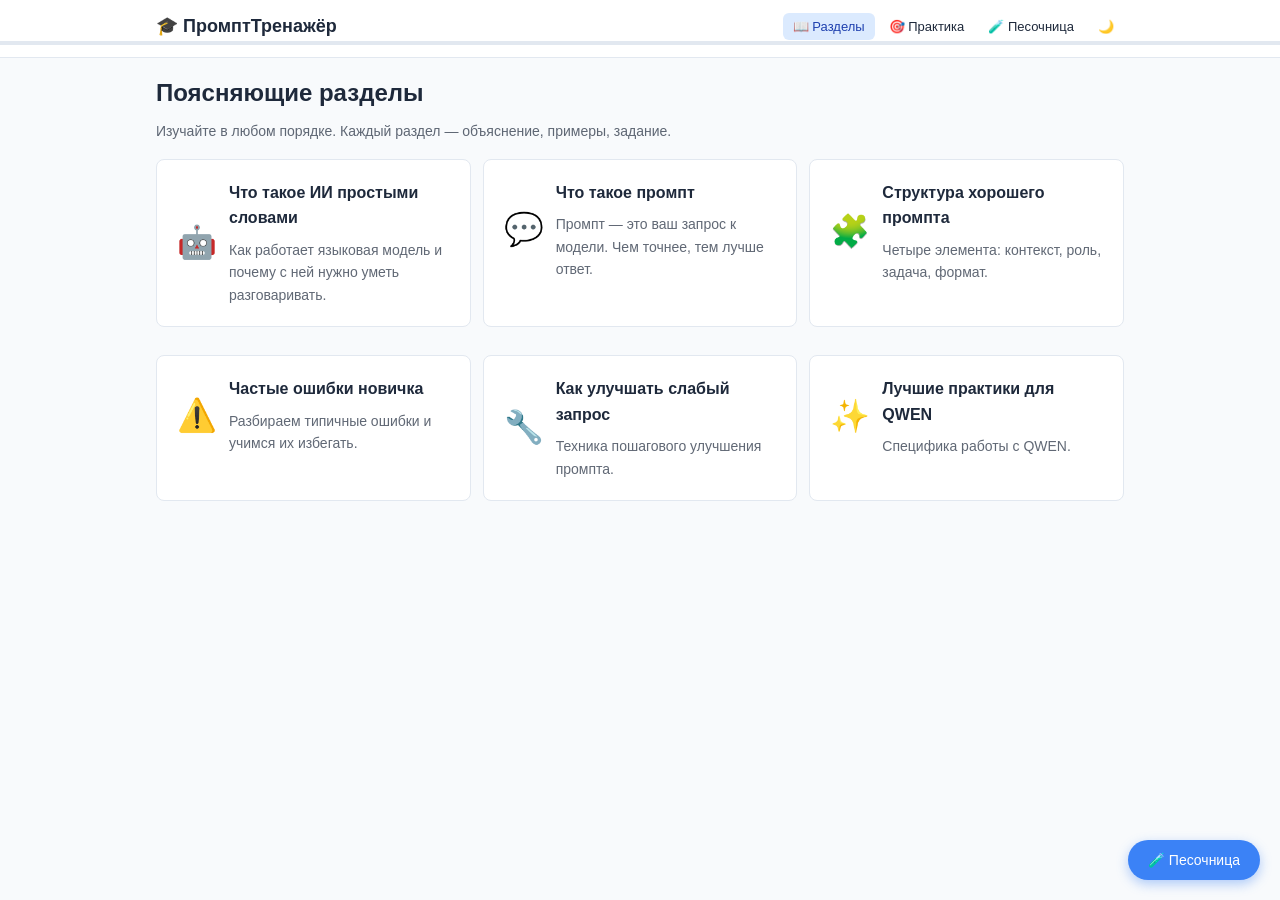
<file: public/autonomous.html>
<!DOCTYPE html>
<html lang="ru">
<head>
<meta charset="UTF-8">
<meta name="viewport" content="width=device-width, initial-scale=1.0">
<title>Тренажёр промптинга для QWEN</title>
<style>
* { box-sizing: border-box; margin: 0; padding: 0; }
body { font-family: -apple-system, BlinkMacSystemFont, 'Segoe UI', Roboto, sans-serif; line-height: 1.6; background: #f8fafc; color: #1e293b; }
body.dark { background: #0f172a; color: #e2e8f0; }
.container { max-width: 1000px; margin: 0 auto; padding: 16px; }
header { background: white; border-bottom: 1px solid #e2e8f0; padding: 12px 0; position: sticky; top: 0; z-index: 100; }
body.dark header { background: #1e293b; border-color: #334155; }
.header-inner { max-width: 1000px; margin: 0 auto; padding: 0 16px; display: flex; justify-content: space-between; align-items: center; }
.logo { font-weight: bold; font-size: 18px; cursor: pointer; }
nav { display: flex; gap: 4px; }
nav button { background: none; border: none; padding: 6px 10px; cursor: pointer; border-radius: 6px; font-size: 13px; color: inherit; }
nav button.active { background: #dbeafe; color: #1e40af; }
body.dark nav button.active { background: #1e3a8a; color: #93c5fd; }
.progress-bar { height: 4px; background: #e2e8f0; }
body.dark .progress-bar { background: #334155; }
.progress-fill { height: 100%; background: linear-gradient(90deg, #3b82f6, #2563eb); transition: width 0.5s; }
h1 { font-size: 24px; margin-bottom: 8px; }
h2 { font-size: 20px; margin-bottom: 12px; }
h3 { font-size: 16px; margin-bottom: 8px; }
.card { background: white; border: 1px solid #e2e8f0; border-radius: 8px; padding: 20px; margin-bottom: 16px; }
body.dark .card { background: #1e293b; border-color: #334155; }
.good { background: #f0fdf4; border-color: #86efac; }
body.dark .good { background: rgba(22,101,52,0.2); border-color: #166534; }
.bad { background: #fef2f2; border-color: #fca5a5; }
body.dark .bad { background: rgba(127,29,29,0.2); border-color: #7f1d1d; }
.info { background: #eff6ff; border-color: #93c5fd; }
body.dark .info { background: rgba(30,58,138,0.2); border-color: #1e3a8a; }
.btn { padding: 8px 16px; border: none; border-radius: 6px; cursor: pointer; font-size: 14px; transition: all 0.2s; }
.btn-primary { background: #3b82f6; color: white; }
.btn-primary:hover { background: #2563eb; }
.btn-success { background: #16a34a; color: white; }
.btn-success:hover { background: #15803d; }
.btn-secondary { background: #e2e8f0; color: #1e293b; }
body.dark .btn-secondary { background: #334155; color: #e2e8f0; }
.btn:disabled { opacity: 0.5; cursor: not-allowed; }
textarea { width: 100%; min-height: 120px; padding: 12px; border: 1px solid #cbd5e1; border-radius: 6px; font-family: monospace; font-size: 14px; resize: vertical; background: white; color: inherit; }
body.dark textarea { background: #0f172a; border-color: #475569; }
pre { white-space: pre-wrap; font-family: monospace; font-size: 13px; line-height: 1.5; }
.badge { display: inline-block; padding: 2px 8px; border-radius: 12px; font-size: 11px; }
.badge-green { background: #dcfce7; color: #166534; }
body.dark .badge-green { background: rgba(22,101,52,0.3); color: #86efac; }
.badge-gray { background: #f1f5f9; color: #475569; }
body.dark .badge-gray { background: #334155; color: #cbd5e1; }
.grid { display: grid; grid-template-columns: repeat(auto-fill, minmax(280px, 1fr)); gap: 12px; }
.grid-2 { display: grid; grid-template-columns: 1fr 1fr; gap: 12px; }
@media (max-width: 640px) { .grid-2 { grid-template-columns: 1fr; } }
.clickable { cursor: pointer; transition: all 0.2s; }
.clickable:hover { box-shadow: 0 4px 12px rgba(0,0,0,0.08); transform: translateY(-1px); }
.hidden { display: none !important; }
.flex { display: flex; }
.flex-wrap { flex-wrap: wrap; }
.gap-2 { gap: 8px; }
.gap-3 { gap: 12px; }
.items-center { align-items: center; }
.justify-between { justify-content: space-between; }
.mb-2 { margin-bottom: 8px; }
.mb-3 { margin-bottom: 12px; }
.mb-4 { margin-bottom: 16px; }
.mt-3 { margin-top: 12px; }
.mt-4 { margin-top: 16px; }
.text-sm { font-size: 14px; }
.text-xs { font-size: 12px; }
.text-muted { opacity: 0.7; }
details summary { cursor: pointer; user-select: none; font-weight: 500; }
details[open] summary { margin-bottom: 8px; }
ul { padding-left: 20px; }
li { margin-bottom: 4px; }
.fab { position: fixed; bottom: 20px; right: 20px; background: #3b82f6; color: white; border: none; padding: 12px 20px; border-radius: 24px; cursor: pointer; box-shadow: 0 4px 12px rgba(59,130,246,0.4); font-size: 14px; z-index: 50; }
.fab:hover { background: #2563eb; }
.welcome { min-height: 80vh; display: flex; flex-direction: column; align-items: center; justify-content: center; text-align: center; }
.welcome h1 { font-size: 32px; margin-bottom: 16px; }
iframe { width: 100%; height: 600px; border: none; border-radius: 0 0 8px 8px; }
.tab-content { display: none; }
.tab-content.active { display: block; }
</style>
</head>
<body>
<header>
  <div class="header-inner">
    <div class="logo" onclick="showView('home')">🎓 ПромптТренажёр</div>
    <nav>
      <button id="nav-home" onclick="showView('home')" class="active">📖 Разделы</button>
      <button id="nav-exercises" onclick="showView('exercises')">🎯 Практика</button>
      <button id="nav-sandbox" onclick="showView('sandbox')">🧪 Песочница</button>
      <button onclick="toggleTheme()" id="themeBtn">🌙</button>
    </nav>
  </div>
  <div class="progress-bar"><div class="progress-fill" id="progressBar" style="width:0%"></div></div>
</header>

<div class="container">
  <!-- HOME -->
  <div id="view-home" class="tab-content active">
    <h1>Поясняющие разделы</h1>
    <p class="text-muted text-sm mb-4">Изучайте в любом порядке. Каждый раздел — объяснение, примеры, задание.</p>
    <div class="grid" id="sectionsGrid"></div>
  </div>

  <!-- SECTION -->
  <div id="view-section" class="tab-content"></div>

  <!-- EXERCISES -->
  <div id="view-exercises" class="tab-content">
    <h1>Практические задания</h1>
    <p class="text-muted text-sm mb-4">Выберите область и тренируйтесь на реальных кейсах.</p>
    <div class="flex flex-wrap gap-2 mb-4" id="categoryFilter"></div>
    <div id="exercisesList"></div>
  </div>

  <!-- EXERCISE DETAIL -->
  <div id="view-exercise" class="tab-content"></div>

  <!-- SANDBOX -->
  <div id="view-sandbox" class="tab-content">
    <h1>🧪 Песочница QWEN</h1>
    <p class="text-muted text-sm mb-4">Практикуйтесь в написании промптов. Скопируйте промпт и вставьте в QWEN.</p>
    
    <div class="card">
      <h3>📝 Ваш промпт</h3>
      <textarea id="sandboxPrompt" placeholder="Напишите промпт здесь, затем скопируйте и вставьте в QWEN..."></textarea>
      <div class="flex gap-2 mt-3 flex-wrap">
        <button class="btn btn-primary" onclick="copySandboxPrompt()">📋 Копировать</button>
        <a href="https://chat.qwen.ai" target="_blank" class="btn btn-success" style="text-decoration:none;display:inline-block;">🚀 Открыть chat.qwen.ai ↗</a>
      </div>
    </div>

    <div class="card" style="padding:0;overflow:hidden;">
      <div style="padding:12px 16px;border-bottom:1px solid #e2e8f0;display:flex;justify-content:space-between;align-items:center;">
        <span class="text-sm" style="font-weight:500;">🌐 chat.qwen.ai</span>
        <a href="https://chat.qwen.ai" target="_blank" class="text-xs" style="color:#3b82f6;">Открыть в новой вкладке ↗</a>
      </div>
      <iframe src="https://chat.qwen.ai" sandbox="allow-scripts allow-same-origin allow-popups allow-forms"></iframe>
    </div>

    <div class="card">
      <h3>⚡ Быстрые шаблоны</h3>
      <p class="text-xs text-muted mb-3">Нажмите, чтобы подставить шаблон. Замените [текст] на свой.</p>
      <div id="templates"></div>
    </div>
  </div>
</div>

<button class="fab" onclick="showView('sandbox')" id="fabBtn">🧪 Песочница</button>

<script>
// ============ DATA ============
const sections = [
  {
    id: "what-is-ai", icon: "🤖", title: "Что такое ИИ простыми словами",
    description: "Как работает языковая модель и почему с ней нужно уметь разговаривать.",
    content: `<b>ИИ (искусственный интеллект)</b> — программа, обученная на огромном количестве текстов. Она отвечает на вопросы, пишет тексты, объясняет сложное.\n\n<b>LLM (Large Language Model)</b> — «большая языковая модель». Представьте очень начитанного собеседника. Он не «думает» как человек, а предсказывает наиболее подходящие слова.\n\n<b>Как это работает:</b>\n- Вы пишете запрос (промпт)\n- Модель анализирует ваш текст\n- Модель генерирует ответ, слово за словом\n\n<b>Важно:</b>\n- Модель не «знает» факты — она предсказывает текст\n- Качество ответа зависит от качества запроса\n- Модель может ошибаться — проверяйте информацию\n- <b>QWEN</b> — современная модель, доступна на chat.qwen.ai`,
    good: "Объясни простыми словами, что такое нейросеть, как если бы мне было 12 лет. Приведи пример из повседневной жизни.",
    bad: "Что такое нейросеть?",
    explanation: "Хороший промпт указывает возраст/уровень и просит пример. Плохой — слишком общий.",
    takeaway: "ИИ — программа, генерирующая текст на основе запроса. Качество ответа зависит от формулировки.",
    tips: ["Указывайте, для кого ответ", "Просите примеры", "Не бойтесь уточнять"]
  },
  {
    id: "what-is-prompt", icon: "💬", title: "Что такое промпт",
    description: "Промпт — это ваш запрос к модели. Чем точнее, тем лучше ответ.",
    content: `<b>Промпт</b> — текст, который вы отправляете модели. Это ваш «вопрос» или «задание».\n\n<b>Типы промптов:</b>\n- <b>Вопрос</b> — «Как сделать...?»\n- <b>Задача</b> — «Напиши письмо...»\n- <b>Трансформация</b> — «Переведи...», «Сократи...»\n- <b>Генерация</b> — «Придумай...»\n- <b>Анализ</b> — «Сравни...»\n\n<b>Почему формулировка важна:</b>\nМодель не читает мысли. «Напиши письмо» — модель не знает кому, о чём, в каком стиле.\n\n<b>Правило:</b> чем конкретнее промпт, тем лучше результат.`,
    good: "Напиши вежливое письмо коллеге с просьбой перенести встречу с понедельника на среду. Тон — деловой, но дружелюбный. Объём — 3-4 предложения.",
    bad: "Напиши письмо",
    explanation: "Хороший промпт: кому, о чём, тон, объём. Плохой — никакой конкретики.",
    takeaway: "Промпт — ваш запрос. Чем конкретнее, тем лучше. Указывайте: что, для кого, в каком формате.",
    tips: ["Думайте о промпте как о задании для помощника", "Указывайте тему, объём, стиль", "Если ответ не устроил — переформулируйте"]
  },
  {
    id: "prompt-structure", icon: "🧩", title: "Структура хорошего промпта",
    description: "Четыре элемента: контекст, роль, задача, формат.",
    content: `<b>Хороший промпт содержит 4 элемента:</b>\n\n<b>1. Контекст</b> — обстоятельства, фон.\nПример: «Я начинающий садовод, живу в Подмосковье.»\n\n<b>2. Роль</b> — кем должна «быть» модель.\nПример: «Ты — опытный строитель.»\n\n<b>3. Задача</b> — что конкретно нужно.\nПример: «Составь пошаговый план строительства сарая.»\n\n<b>4. Формат</b> — в каком виде ответ.\nПример: «Оформи в виде нумерованного списка.»\n\n<b>Формула:</b> Контекст + Роль + Задача + Формат = Отличный результат`,
    good: "Ты — опытный строитель. Я живу в Подмосковье, хочу построить сарай 3×4 метра из бруса. Составь пошаговый план: от фундамента до крыши. Укажи материалы и инструменты. Формат: пронумерованный список.",
    bad: "Как построить сарай?",
    explanation: "Хороший промпт: роль, контекст, задача, формат. Плохой — абстрактный.",
    takeaway: "Хороший промпт = Контекст + Роль + Задача + Формат.",
    tips: ["Начните с задачи", "Добавьте контекст", "Укажите роль", "Попросите конкретный формат"]
  },
  {
    id: "common-mistakes", icon: "⚠️", title: "Частые ошибки новичка",
    description: "Разбираем типичные ошибки и учимся их избегать.",
    content: `<b>Ошибка 1: Слишком общий запрос</b>\n❌ «Расскажи про ремонт»\n✅ «Составь чек-лист ремонта однокомнатной квартиры: что делать, какие материалы, бюджет.»\n\n<b>Ошибка 2: Нет контекста</b>\n❌ «Что купить?»\n✅ «Помоги выбрать робот-пылесос для квартиры 60 м² с двумя кошками. Бюджет до 30 000 руб.»\n\n<b>Ошибка 3: Много задач в одном промпте</b>\n❌ «Напиши план, найди билеты, посоветуй отель...»\n✅ Разбейте на несколько запросов.\n\n<b>Ошибка 4: Не указан формат</b>\n❌ «Объясни квантовую физику»\n✅ «Объясни основы квантовой физики для старшеклассника. Аналогии. 300-400 слов.»\n\n<b>Ошибка 5: Ожидание идеала с первого раза</b>\nУточняйте, переформулируйте.\n\n<b>Ошибка 6: Слепая вера в ответ</b>\nМодель может «галлюцинировать». Проверяйте факты.`,
    good: "Помоги выбрать робот-пылесос для квартиры 60 м². Два кота, много ковров. Бюджет до 30 000 руб. 3-5 моделей, плюсы и минусы. Формат: таблица.",
    bad: "Какой пылесос купить?",
    explanation: "Хороший промпт: контекст, ограничения, конкретика, формат.",
    takeaway: "Избегайте общих запросов, указывайте контекст и формат, проверяйте ответы.",
    tips: ["Конкретика > общность", "Один промпт = одна задача", "Уточняйте", "Проверяйте факты"]
  },
  {
    id: "improving", icon: "🔧", title: "Как улучшать слабый запрос",
    description: "Техника пошагового улучшения промпта.",
    content: `<b>Алгоритм улучшения:</b>\n\n<b>Шаг 1: Что не хватает?</b>\n- Что конкретно хочу получить?\n- Для кого ответ?\n- Какой формат?\n- Какие ограничения?\n\n<b>Шаг 2: Добавьте контекст</b>\nРасскажите, в какой ситуации вы.\n\n<b>Шаг 3: Укажите роль</b>\nПопросите ответить как специалист.\n\n<b>Шаг 4: Задайте формат</b>\nСписок? Таблица? Инструкция?\n\n<b>Шаг 5: Добавьте ограничения</b>\nОбъём, стиль, что включить/исключить.\n\n<b>Пример:</b>\nСлабый: «Помоги с поездкой»\n↓ + контекст\nЛучше: «Спланируй поездку в Казань на 3 дня»\n↓ + роль + формат\nЕщё лучше: «Ты — travel-блогер. План в Казань на 3 дня для семьи с ребёнком 7 лет.»\n↓ + ограничения\nОтлично: «...Бюджет 50 000 руб. Детские достопримечательности. По дням с расписанием.»`,
    good: "Ты — опытный travel-блогер. План поездки в Казань на 3 дня для семьи с ребёнком 7 лет. Бюджет 50 000 руб. Детские достопримечательности, семейные рестораны, транспорт. По дням с расписанием.",
    bad: "Помоги с поездкой",
    explanation: "Путь от общего к конкретному: добавляем контекст, роль, формат, ограничения.",
    takeaway: "Улучшение — итеративный процесс. Добавляйте элементы пошагово.",
    tips: ["Начните с «что хочу получить»", "Не пытайтесь написать идеально сразу", "Используйте уточнения", "Сохраняйте удачные промпты"]
  },
  {
    id: "qwen", icon: "✨", title: "Лучшие практики для QWEN",
    description: "Специфика работы с QWEN.",
    content: `<b>QWEN</b> — современная модель от Alibaba. Хорошо работает с русским.\n\n<b>Что QWEN делает хорошо:</b>\n- Понимает длинные запросы\n- Работает с русским\n- Генерирует таблицы, списки\n- Пишет код\n- Творческие задачи\n\n<b>Лучшие практики:</b>\n\n<b>1. Будьте конкретны</b>\nЧёткие, структурированные запросы.\n\n<b>2. Используйте структуру</b>\nКонтекст: ...\nЗадача: ...\nФормат: ...\n\n<b>3. Просите пошаговые рассуждения</b>\n«Рассуждай пошагово» — улучшает качество.\n\n<b>4. Указывайте, чего НЕ делать</b>\n«Не используй сложные термины» — работает.\n\n<b>5. Используйте примеры</b>\nПокажите ожидаемый формат.\n\n<b>6. Итеративно уточняйте</b>\n«Сделай короче», «Добавь примеров», «Убери воду».`,
    good: "Контекст: готовлю ужин на 4 человек, есть курица, рис, овощи.\nЗадача: 3 варианта ужина с пошаговым рецептом.\nФормат: название, время, рецепт.\nОграничение: просто, до 40 минут.",
    bad: "Что приготовить из курицы?",
    explanation: "QWEN любит структуру и конкретику. Используйте разделы в промпте.",
    takeaway: "QWEN любит структуру. Используйте разделы, просите пошагово, уточняйте.",
    tips: ["Структурируйте промпт", "Добавляйте «Рассуждай пошагово»", "Указывайте, чего НЕ делать", "Показывайте пример формата", "Уточняйте ответ"]
  }
];

const exercises = [
  { id:"ex-1", category:"Бытовые задачи", title:"Ремонт: поклейка обоев", situation:"Комната 18 м², потолки 2.7 м, дверь и окно. Бюджет средний.", bad:"Как поклеить обои?", good:"Ты — опытный отделочник. Комната 18 м² (потолки 2.7 м, дверь, окно). Виниловые обои. Пошаговая инструкция: 1) материалы и инструменты, 2) подготовка стен, 3) поклейка. Бюджет. Формат: нумерованный список.", explanation:"Хороший промпт: роль, контекст, задача, формат. Плохой — общий.", task:"Составьте промпт для ремонта ванной комнаты.", hints:["Размеры","Состояние","Материалы с ценами","Бюджет"] },
  { id:"ex-2", category:"Бытовые задачи", title:"Постройка сарая", situation:"Сарай на даче 3×4 м для инструментов.", bad:"Как построить сарай?", good:"Ты — строитель с 15-летним опытом. Сарай 3×4 м на даче для инвентаря. Грунт — суглинок. 1) материалы с ценами, 2) план от фундамента до крыши, 3) инструменты. На чём сэкономить. Формат: пронумерованный список.", explanation:"Хороший: роль, контекст, задача, формат. Плохой — абстрактный.", task:"Промпт для веранды 4×6 м к деревянному дому. Крыша, пол из террасной доски, бюджет 150 000 руб.", hints:["Тип дома","Назначение","Расчёт материалов","Бюджет"] },
  { id:"ex-3", category:"Бытовые задачи", title:"Покупка телевизора", situation:"Гостиная. 55-65 дюймов. Бюджет 40-70 тыс. Фильмы и сериалы.", bad:"Какой телевизор купить?", good:"Телевизор для гостиной. 55-65 дюймов, 40-70 тыс. руб., фильмы и сериалы. 3-5 моделей 2024-2025. Название, цена, плюсы/минусы. Таблица. Совет по характеристикам.", explanation:"Хороший: контекст, ограничения, задача, формат. Плохой — без ориентиров.", task:"Промпт для холодильника: семья 3 чел., 300+ л, до 50 000 руб., зона свежести.", hints:["Размер семьи","Функции","Бюджет","Сравнение моделей"] },
  { id:"ex-4", category:"Бытовые задачи", title:"Планирование поездки", situation:"СПб, 4 дня, вдвоём. Культура, музеи, еда. Бюджет 80 000 руб.", bad:"Что посмотреть в Питере?", good:"Ты — гид по СПб. План на 4 дня для пары (30-35 лет), культура, музеи, гастрономия. 80 000 руб. (без билетов и жилья). Утро/день/вечер, места, расходы. Советы по экономии.", explanation:"Хороший: роль, контекст, ограничения, задача, формат.", task:"Промпт для поездки на море с ребёнком 5 лет, 7 дней, бюджет 100 000 руб.", hints:["Возраст ребёнка","Требования к отелю","Детские активности","Пляж"] },
  { id:"ex-5", category:"Бытовые задачи", title:"Составление письма", situation:"Письмо в УК: протечка крыши. Устно обращались — безрезультатно.", bad:"Напиши жалобу", good:"Официальное письмо-претензия в УК. Протечка крыши, портится ремонт. Устное обращение месяц назад. 1) проблема, 2) обязанности УК, 3) требование, 4) предупреждение о Жилинспекции. Официальный тон. 1 страница.", explanation:"Хороший: контекст, задача, тон, объём.", task:"Промпт для письма соседу сверху о шуме после 23:00.", hints:["Ситуация","Тон","Предложения","Объём"] },
  { id:"ex-6", category:"Обучение и дети", title:"Математика (5 класс): дроби", situation:"Ребёнок не понимает дроби. Нужно объяснить просто.", bad:"Объясни дроби", good:"Ты — учитель математики 5 класса. Объясни «Обыкновенные дроби» для ученика, не понявшего на уроке. 1) аналогии (пицца), 2) визуальные примеры, 3) 3-4 задачи с решениями. Без сложных терминов. 10 минут чтения.", explanation:"Хороший: роль, контекст, формат, ограничения.", task:"Промпт для «Умножения столбиком» для 3 класса. Ребёнок любит игры и животных.", hints:["Класс","Аналогии","Задачи","Объём"] },
  { id:"ex-7", category:"Обучение и дети", title:"ЕГЭ по русскому", situation:"11 класс, пунктуация в сложном предложении.", bad:"Помоги подготовиться к ЕГЭ", good:"Ты — репетитор, 50+ стобалльников. План подготовки к «Пунктуации в сложном предложении» для ЕГЭ. 1) правила с примерами, 2) ловушки, 3) 5 заданий с ответами. Формат: конспект.", explanation:"Хороший: роль, тема, структура, формат.", task:"Промпт для итогового сочинения «Честь и бесчестие». План и аргументы.", hints:["Формат","Тема","Аргументы","Структура"] },
  { id:"ex-8", category:"Кулинария", title:"Ужин из продуктов", situation:"Курица, яйца, молоко, картофель, морковь, лук, сметана. 3 человека.", bad:"Что приготовить из курицы?", good:"Ты — домашний повар. 3 варианта ужина на 3 человек: курица, яйца, молоко, картофель, морковь, лук, сметана. Название, время, рецепт (до 7 шагов), базовые продукты. Разная сложность.", explanation:"Хороший: роль, продукты, люди, формат, ограничение.", task:"Промпт для десерта без выпечки за 15 мин: творог, бананы, печенье, мёд, какао.", hints:["Продукты","Время","Рецепт","Порции"] },
  { id:"ex-9", category:"Кулинария", title:"Меню на неделю", situation:"Семья 3 чел. (ребёнок 8 лет). Бюджет 7000 руб/нед. Нет времени готовить.", bad:"Составь меню", good:"Меню на неделю для семьи 3 чел. (2 взрослых + ребёнок 8 лет). Бюджет 7000 руб/нед, готовка до 40 мин, полезно и ребёнку нравится. Таблица (день/завтрак/обед/ужин). Список продуктов с ценами.", explanation:"Хороший: контекст, ограничения, формат.", task:"Промпт для меню на 5 дней офисному работнику. Перекусы и обеды с собой.", hints:["Время","Предпочтения","Продукты","Хранение"] },
  { id:"ex-10", category:"Техника", title:"Тормозит смартфон", situation:"Android, 2 года. Тормозит, батарея за полдня.", bad:"Телефон тормозит, что делать?", good:"Ты — мастер по смартфонам. Android, 2 года: приложения 5-10 сек, батарея полдня. Пошаговый план: от простого к сложному. Что делать, время, помощь. Когда в сервис.", explanation:"Хороший: роль, контекст, задача, формат.", task:"Промпт: ноутбук Windows 10 не подключается к Wi-Fi, телефон подключается.", hints:["Симптомы","Что пробовали","От простого к сложному","ОС"] },
  { id:"ex-11", category:"Техника", title:"Настройка роутера", situation:"Новый Wi-Fi роутер. Подключить, пароль, гостевая сеть. 3 комнаты.", bad:"Как настроить роутер?", good:"Ты — IT-специалист. Роутер TP-Link Archer C6. Квартира 3 комнаты, 70 м². 1) подключение, 2) пароль, 3) гостевая сеть, 4) расположение. Простыми словами.", explanation:"Хороший: роль, модель, контекст, задача, ограничение.", task:"Промпт для «умного дома» в квартире. Бюджет 15 000 руб.", hints:["Устройства","Сценарии","Настройка","Бюджет"] },
  { id:"ex-12", category:"Консультации", title:"Накопления", situation:"Зарплата 70 000, кредит 15 000. Хочется копить.", bad:"Как копить деньги?", good:"Ты — финансовый консультант. Доход 70 000, кредит 15 000, расходы 35 000. Цель: 200 000 за год. 1) бюджет, 2) стратегия, 3) шаги. Новичок в бюджете.", explanation:"Хороший: роль, цифры, цель, формат, контекст.", task:"Промпт: вклад или инвестфонд. 100 000 руб, 1 год, низкий риск.", hints:["Доходы/расходы","Цель","План","Опыт"] },
  { id:"ex-13", category:"Английский язык", title:"Перевод текста", situation:"Перевести абзац и разобрать грамматику.", bad:"Переведи это", good:"Ты — преподаватель английского. Переведи текст: 1) дословно, 2) литературно, 3) грамматика, 4) 5 полезных слов с транскрипцией и примерами. Текст: [вставьте]", explanation:"Хороший: роль, задача, формат.", task:"Промпт для Present Perfect vs Past Simple с примерами.", hints:["Уровень","Примеры","Упражнения","На русском"] },
  { id:"ex-14", category:"Английский язык", title:"Артикли", situation:"Путаюсь в a/an/the. Нужно простое объяснение.", bad:"Объясни артикли", good:"Ты — преподаватель для русскоговорящих. Артикли (a/an/the) для A2-B1. 1) логика, 2) сравнение с русским, 3) 10 примеров, 4) 5 упражнений. Без терминов.", explanation:"Хороший: роль, уровень, формат, ограничение.", task:"Промпт для фразовых глаголов с get. 10 частых с примерами.", hints:["Уровень","Примеры","Сравнение","Упражнения"] },
  { id:"ex-15", category:"Медицина", title:"Ожог у ребёнка", situation:"Ребёнок 6 лет, небольшой ожог (покраснение, волдырь).", bad:"Что делать при ожоге?", good:"Ты — педиатр. Ребёнок 6 лет, термический ожог: покраснение, волдырь с монету на предплечье. 1) первые действия, 2) чем обработать, 3) чего НЕ делать, 4) когда к врачу. Чётко, без паники.", explanation:"Хороший: роль, контекст, задача, ограничение.", task:"Промпт: ребёнок 3 года, температура 38.5°, второй день, других симптомов нет.", hints:["Возраст","Симптомы","Алгоритм","Когда к врачу"] },
  { id:"ex-16", category:"Медицина", title:"ЗОЖ для начинающего", situation:"Мужчина 40 лет, сидячая работа, лишний вес 15 кг.", bad:"Как начать ЗОЖ?", good:"Ты — терапевт и нутрициолог. Мужчина 40 лет: 95 кг, 178 см, сидячая работа. Цель: -15 кг за 6 мес. 1) питание, 2) активность, 3) сон, 4) контрольные точки. Новичок.", explanation:"Хороший: роль, данные, цель, формат, контекст.", task:"Промпт: витамины для женщины 35 лет (усталость, плохой сон, волосы).", hints:["Симптомы","Анализы","Образ жизни","Не замена врачу"] },
  { id:"ex-17", category:"Право", title:"Возврат телефона", situation:"Телефон 10 дней назад, дефект. Магазин отказывает.", bad:"Можно ли вернуть телефон?", good:"Ты — юрист по защите прав потребителей. Телефон 10 дней назад, дефект (мерцание). Магазин отправляет в сервис. 1) права по закону, 2) сроки, 3) претензия, 4) куда жаловаться. Ссылки на статьи.", explanation:"Хороший: роль, контекст, задача, формат.", task:"Промпт: арендодатель не возвращает залог 30 000 руб. Квартира в порядке.", hints:["Ситуация","Суммы","Законы","Алгоритм"] },
  { id:"ex-18", category:"Право", title:"Незаконное увольнение", situation:"Уволили «по собственному» под давлением. Ребёнок 2 лет.", bad:"Меня уволили, что делать?", good:"Ты — юрист по трудовому праву. 3 года стажа, ребёнок 2 лет. Потребовали «по собственному» под угрозой. Копии приказа нет. 1) законно ли, 2) права, 3) оспорить, 4) куда, 5) документы. Сроки, ссылки на ТК РФ.", explanation:"Хороший: роль, контекст, вопросы, ссылки.", task:"Промпт: задержка зарплаты 2 месяца. Куда обращаться, компенсации?", hints:["Срок","ТК РФ","Алгоритм","Компенсации"] }
];

const categories = [
  {id:"all",name:"Все",icon:"📋"},
  {id:"Бытовые задачи",name:"Бытовые",icon:"🏠"},
  {id:"Обучение и дети",name:"Обучение",icon:"📚"},
  {id:"Кулинария",name:"Кулинария",icon:"🍳"},
  {id:"Техника",name:"Техника",icon:"💻"},
  {id:"Консультации",name:"Консультации",icon:"💡"},
  {id:"Английский язык",name:"Английский",icon:"🇬🇧"},
  {id:"Медицина",name:"Медицина",icon:"🏥"},
  {id:"Право",name:"Право",icon:"⚖️"}
];

const templates = [
  {label:"🎓 Объясни простыми словами", template:"Объясни [ТЕМА] простыми словами, как если бы мне было 12 лет. Приведи 2-3 примера из жизни."},
  {label:"📋 Пошаговый план", template:"Составь пошаговый план [ДЕЙСТВИЕ].\nКонтекст: [СИТУАЦИЯ].\nФормат: пронумерованный список."},
  {label:"⚖️ Сравни варианты", template:"Сравни [ВАРИАНТ 1] и [ВАРИАНТ 2] по: цена, качество, удобство.\nФормат: таблица.\nРекомендация для [СИТУАЦИЯ]."},
  {label:"✉️ Напиши текст", template:"Напиши [ТИП] для [АУДИТОРИЯ].\nТема: [ТЕМА].\nТон: [ДЕЛОВОЙ/ДРУЖЕЛЮБНЫЙ].\nОбъём: [СЛОВА]."},
  {label:"🔧 Реши проблему", template:"Проблема: [ОПИСАНИЕ].\nЧто пробовал: [ДЕЙСТВИЯ].\nУровень: [НОВИЧОК/ОПЫТНЫЙ].\nРешения от простого к сложному."},
  {label:"🍳 Рецепт", template:"Что приготовить из: [ПРОДУКТЫ]?\nДля: [ЧИСЛО] человек.\nВремя: до [N] минут.\nПошаговый рецепт."}
];

// ============ STATE ============
let currentView = 'home';
let currentSection = null;
let currentExercise = null;
let selectedCategory = 'all';
let completedSections = new Set(JSON.parse(localStorage.getItem('completedSections') || '[]'));
let completedExercises = new Set(JSON.parse(localStorage.getItem('completedExercises') || '[]'));
let isDark = localStorage.getItem('darkMode') === 'true';

// ============ INIT ============
if (isDark) document.body.classList.add('dark');
document.getElementById('themeBtn').textContent = isDark ? '☀️' : '🌙';
renderSections();
renderCategories();
renderExercises();
renderTemplates();
updateProgress();

// ============ FUNCTIONS ============
function toggleTheme() {
  isDark = !isDark;
  document.body.classList.toggle('dark', isDark);
  document.getElementById('themeBtn').textContent = isDark ? '☀️' : '🌙';
  localStorage.setItem('darkMode', isDark);
}

function showView(view, data) {
  document.querySelectorAll('.tab-content').forEach(el => el.classList.remove('active'));
  document.querySelectorAll('nav button').forEach(b => b.classList.remove('active'));
  
  if (view === 'home') {
    document.getElementById('view-home').classList.add('active');
    document.getElementById('nav-home').classList.add('active');
  } else if (view === 'section') {
    currentSection = data;
    renderSection();
    document.getElementById('view-section').classList.add('active');
    document.getElementById('nav-home').classList.add('active');
  } else if (view === 'exercises') {
    document.getElementById('view-exercises').classList.add('active');
    document.getElementById('nav-exercises').classList.add('active');
  } else if (view === 'exercise') {
    currentExercise = data;
    renderExercise();
    document.getElementById('view-exercise').classList.add('active');
    document.getElementById('nav-exercises').classList.add('active');
  } else if (view === 'sandbox') {
    document.getElementById('view-sandbox').classList.add('active');
    document.getElementById('nav-sandbox').classList.add('active');
    if (data) document.getElementById('sandboxPrompt').value = data;
  }
  currentView = view;
  window.scrollTo(0, 0);
}

function renderSections() {
  const grid = document.getElementById('sectionsGrid');
  grid.innerHTML = sections.map(s => `
    <div class="card clickable" onclick="showView('section','${s.id}')">
      <div class="flex gap-3 items-center">
        <div style="font-size:32px;">${s.icon}</div>
        <div>
          <div class="flex gap-2 items-center mb-2">
            <h3 style="margin:0;">${s.title}</h3>
            ${completedSections.has(s.id) ? '<span class="badge badge-green">✓</span>' : ''}
          </div>
          <p class="text-sm text-muted">${s.description}</p>
        </div>
      </div>
    </div>
  `).join('');
}

function renderSection() {
  const s = sections.find(x => x.id === currentSection);
  if (!s) return;
  const content = s.content.replace(/\n/g, '<br>');
  document.getElementById('view-section').innerHTML = `
    <button class="btn btn-secondary mb-3" onclick="showView('home')">← К разделам</button>
    <div class="flex gap-3 items-center mb-4">
      <div style="font-size:40px;">${s.icon}</div>
      <div>
        <h1>${s.title}</h1>
        <p class="text-muted text-sm">${s.description}</p>
      </div>
    </div>
    <div class="card"><h3>📖 Пояснение</h3><div class="text-sm mt-3">${content}</div></div>
    <div class="card good">
      <h3>✅ Хороший промпт</h3>
      <pre class="mt-3 mb-3">${s.good}</pre>
      <button class="btn btn-success" onclick="showView('sandbox',\`${s.good.replace(/`/g,'\\`').replace(/\\/g,'\\\\')}\`)">🧪 В песочницу</button>
    </div>
    <div class="card bad">
      <h3>❌ Плохой промпт</h3>
      <pre class="mt-3">${s.bad}</pre>
    </div>
    <div class="card info">
      <h3>💡 Почему так?</h3>
      <p class="text-sm mt-3">${s.explanation}</p>
    </div>
    <div class="card">
      <h3>💡 Ключевые правила</h3>
      <ul class="mt-3">${s.tips.map(t => `<li class="text-sm">${t}</li>`).join('')}</ul>
    </div>
    <div class="card" style="background:#fefce8;border-color:#fde047;">
      <h3>📌 Главный вывод</h3>
      <p class="text-sm mt-3"><b>${s.takeaway}</b></p>
    </div>
    <div class="flex justify-between mt-4" style="border-top:1px solid #e2e8f0;padding-top:16px;">
      <button class="btn btn-secondary" onclick="showView('home')">← К разделам</button>
      ${!completedSections.has(s.id) 
        ? `<button class="btn btn-success" onclick="markSection('${s.id}')">✓ Изучено</button>`
        : '<span class="badge badge-green">✓ Изучено</span>'}
      <button class="btn btn-primary" onclick="showView('sandbox','')">🧪 Песочница →</button>
    </div>
  `;
}

function markSection(id) {
  completedSections.add(id);
  localStorage.setItem('completedSections', JSON.stringify([...completedSections]));
  updateProgress();
  renderSection();
  renderSections();
}

function renderCategories() {
  document.getElementById('categoryFilter').innerHTML = categories.map(c => `
    <button class="btn ${selectedCategory === c.id ? 'btn-primary' : 'btn-secondary'}" onclick="filterCategory('${c.id}')">${c.icon} ${c.name}</button>
  `).join('');
}

function filterCategory(id) {
  selectedCategory = id;
  renderCategories();
  renderExercises();
}

function renderExercises() {
  const filtered = selectedCategory === 'all' ? exercises : exercises.filter(e => e.category === selectedCategory);
  document.getElementById('exercisesList').innerHTML = filtered.map(e => `
    <div class="card clickable" onclick="showView('exercise','${e.id}')">
      <div class="flex justify-between items-center">
        <div>
          <div class="flex gap-2 items-center mb-2">
            <span class="badge badge-gray">${e.category}</span>
            ${completedExercises.has(e.id) ? '<span class="badge badge-green">✓</span>' : ''}
          </div>
          <h3 style="margin:0;">${e.title}</h3>
          <p class="text-sm text-muted mt-2">${e.situation}</p>
        </div>
        <button class="btn btn-primary">Решить →</button>
      </div>
    </div>
  `).join('');
}

function renderExercise() {
  const e = exercises.find(x => x.id === currentExercise);
  if (!e) return;
  document.getElementById('view-exercise').innerHTML = `
    <button class="btn btn-secondary mb-3" onclick="showView('exercises')">← К заданиям</button>
    <div class="flex gap-2 items-center mb-2">
      <span class="badge badge-gray">${e.category}</span>
      ${completedExercises.has(e.id) ? '<span class="badge badge-green">✓ Выполнено</span>' : ''}
    </div>
    <h1>${e.title}</h1>
    <div class="card"><h3>📋 Ситуация</h3><p class="text-sm mt-3">${e.situation}</p></div>
    <div class="card bad"><h3>❌ Слабый промпт</h3><pre class="mt-3">${e.bad}</pre></div>
    <div class="card good">
      <h3>✅ Сильный промпт</h3>
      <pre class="mt-3 mb-3">${e.good}</pre>
      <button class="btn btn-success" onclick="showView('sandbox',\`${e.good.replace(/`/g,'\\`')}\`)">🧪 В QWEN</button>
    </div>
    <div class="card info"><h3>💡 Разбор</h3><p class="text-sm mt-3">${e.explanation}</p></div>
    <div class="card">
      <h3>🎯 Ваше задание</h3>
      <p class="text-sm mt-3 mb-3">${e.task}</p>
      <details class="mb-3" style="padding:12px;border:1px solid #e2e8f0;border-radius:6px;">
        <summary class="text-sm">💡 Подсказки</summary>
        <ul class="mt-3">${e.hints.map(h => `<li class="text-sm">${h}</li>`).join('')}</ul>
      </details>
      <label class="text-sm" style="font-weight:500;">✍️ Ваш промпт:</label>
      <textarea id="userPrompt" placeholder="Напишите свой промпт..." class="mt-3"></textarea>
      <div class="text-xs text-muted mt-2" id="charCount">Символов: 0 | Слов: 0</div>
      <div class="flex gap-2 mt-3 flex-wrap">
        <button class="btn btn-primary" onclick="analyzePrompt()">🔍 Проверить</button>
        <button class="btn btn-success" onclick="sendToSandbox()">🧪 В песочницу</button>
        ${!completedExercises.has(e.id) ? `<button class="btn" style="background:#9333ea;color:white;" onclick="markExercise('${e.id}')">✓ Выполнено</button>` : ''}
      </div>
      <div id="feedback" class="mt-3 hidden"></div>
    </div>
  `;
  document.getElementById('userPrompt').addEventListener('input', updateCharCount);
}

function updateCharCount() {
  const val = document.getElementById('userPrompt').value;
  const words = val.trim() ? val.trim().split(/\s+/).length : 0;
  document.getElementById('charCount').textContent = `Символов: ${val.length} | Слов: ${words}`;
}

function analyzePrompt() {
  const prompt = document.getElementById('userPrompt').value;
  const e = exercises.find(x => x.id === currentExercise);
  if (!prompt.trim()) { alert('Напишите промпт'); return; }
  
  const checks = [];
  const p = prompt.toLowerCase();
  
  if (prompt.length < 20) checks.push('⚠️ Слишком короткий. Добавьте деталей.');
  else checks.push('✅ Хорошая длина.');
  
  if (['я ','мне ','мой ','хочу','нужно','проблема','ситуация'].some(w => p.includes(w))) checks.push('✅ Есть контекст.');
  else checks.push('⚠️ Добавьте контекст.');
  
  if (['руб','минут','часов','лет','метр','кг','человек'].some(w => p.includes(w))) checks.push('✅ Есть конкретные параметры.');
  else checks.push('💡 Добавьте конкретику: числа, размеры, сроки.');
  
  if (['список','таблиц','пошагов','план','формат'].some(w => p.includes(w))) checks.push('✅ Указан формат.');
  else checks.push('💡 Укажите формат: список, таблица, инструкция.');
  
  if (['ты —','ты -','специалист','эксперт','учитель','врач','юрист','мастер'].some(w => p.includes(w))) checks.push('✅ Указана роль.');
  else checks.push('💡 Добавьте роль: «Ты — опытный специалист...»');
  
  const w1 = new Set(prompt.toLowerCase().split(/\s+/).filter(w => w.length > 2));
  const w2 = new Set(e.good.toLowerCase().split(/\s+/).filter(w => w.length > 2));
  const sim = [...w1].filter(w => w2.has(w)).length / Math.max(w2.size, 1);
  if (sim > 0.5) checks.push('🎯 Близок к идеальному!');
  else if (sim > 0.25) checks.push('📈 Хорошее начало! Добавьте деталей.');
  else checks.push('🔄 Посмотрите на пример хорошего промпта.');
  
  const fb = document.getElementById('feedback');
  fb.className = 'mt-3 card';
  fb.innerHTML = `<h3>📊 Анализ:</h3><div class="mt-3">${checks.map(c => `<p class="text-sm mb-2">${c}</p>`).join('')}</div>`;
}

function sendToSandbox() {
  const prompt = document.getElementById('userPrompt').value;
  if (!prompt.trim()) { alert('Напишите промпт'); return; }
  showView('sandbox', prompt);
}

function markExercise(id) {
  completedExercises.add(id);
  localStorage.setItem('completedExercises', JSON.stringify([...completedExercises]));
  updateProgress();
  renderExercise();
  renderExercises();
}

function updateProgress() {
  const total = sections.length + exercises.length;
  const done = completedSections.size + completedExercises.size;
  document.getElementById('progressBar').style.width = `${Math.round(done/total*100)}%`;
}

function copySandboxPrompt() {
  const prompt = document.getElementById('sandboxPrompt').value;
  if (!prompt.trim()) { alert('Напишите промпт'); return; }
  navigator.clipboard.writeText(prompt).then(() => {
    const btn = event.target;
    const orig = btn.textContent;
    btn.textContent = '✓ Скопировано!';
    setTimeout(() => btn.textContent = orig, 2000);
  });
}

function renderTemplates() {
  document.getElementById('templates').innerHTML = templates.map(t => `
    <button class="btn btn-secondary mb-2" style="display:block;width:100%;text-align:left;white-space:normal;" onclick="document.getElementById('sandboxPrompt').value=\`${t.template.replace(/`/g,'\\`')}\`">
      <b>${t.label}</b>
      <div class="text-xs text-muted mt-1" style="font-family:monospace;">${t.template.substring(0,60)}...</div>
    </button>
  `).join('');
}
</script>
</body>
</html>
</file>
